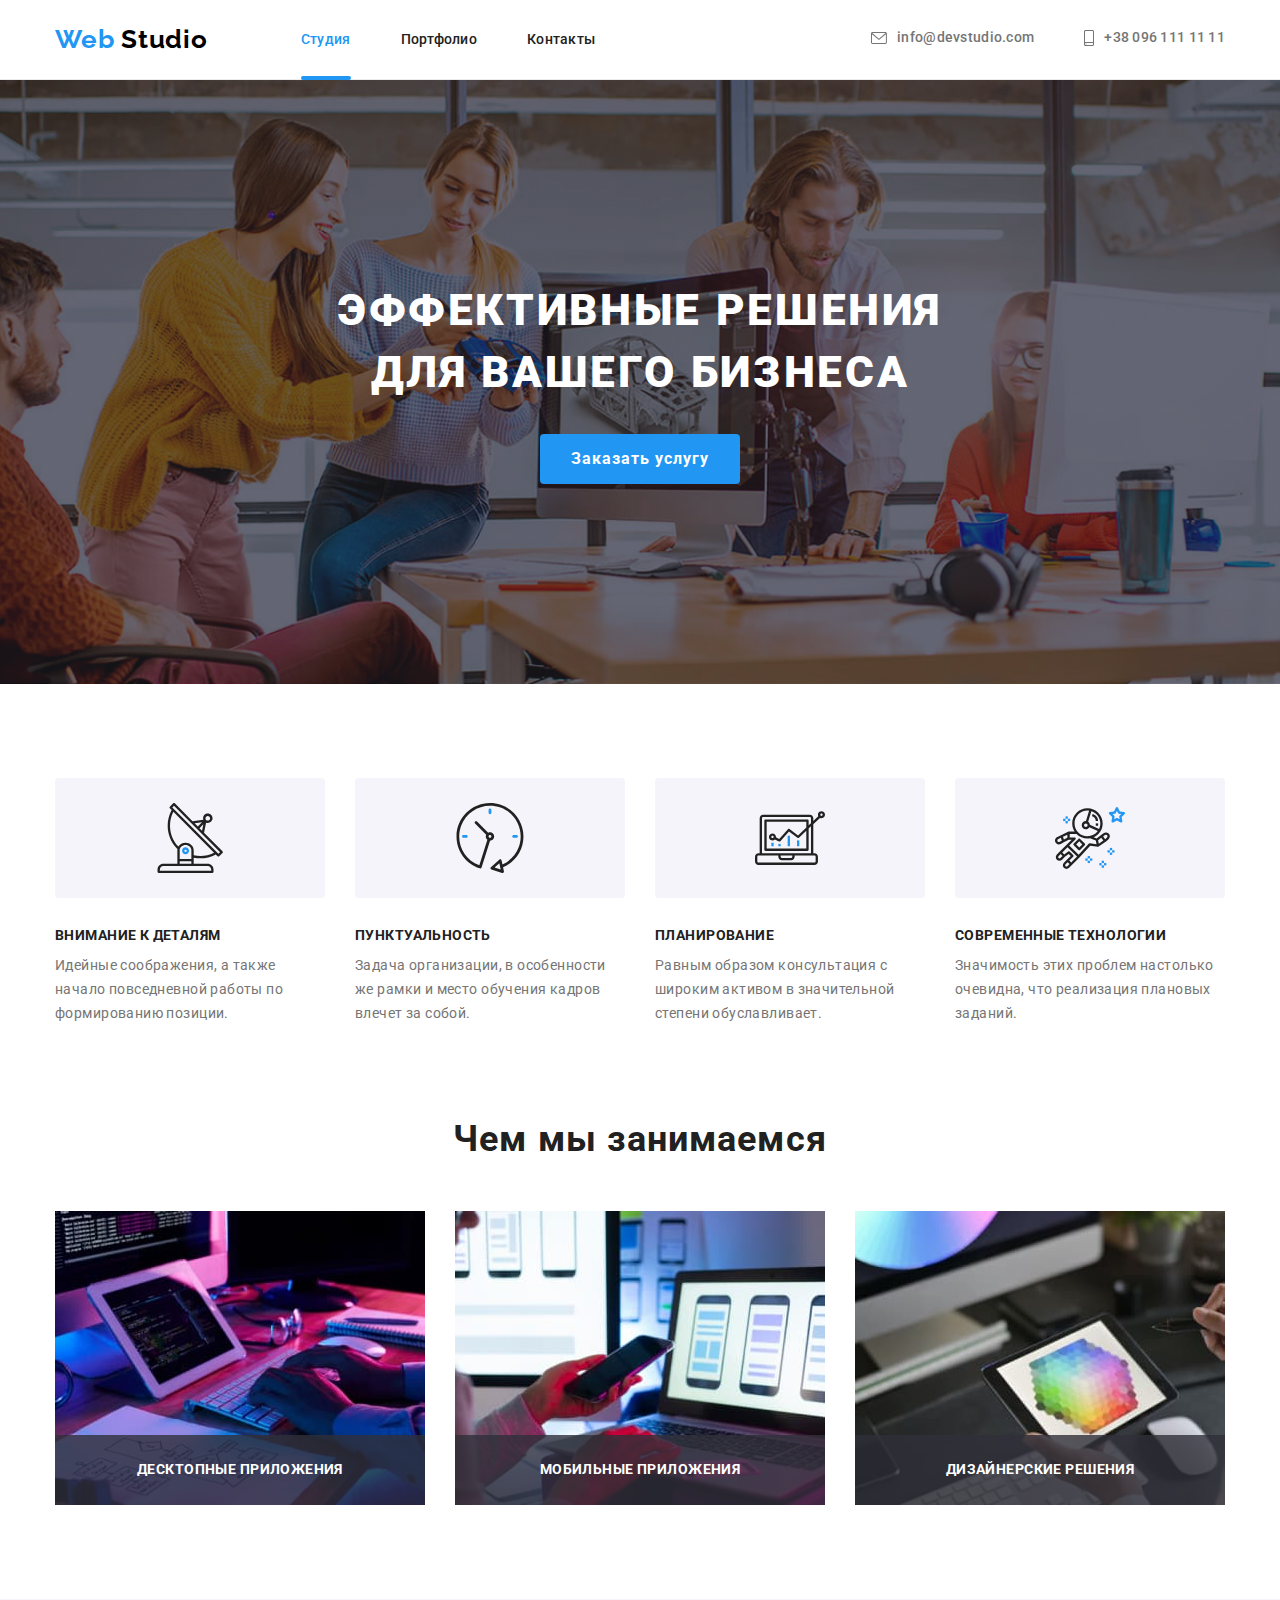
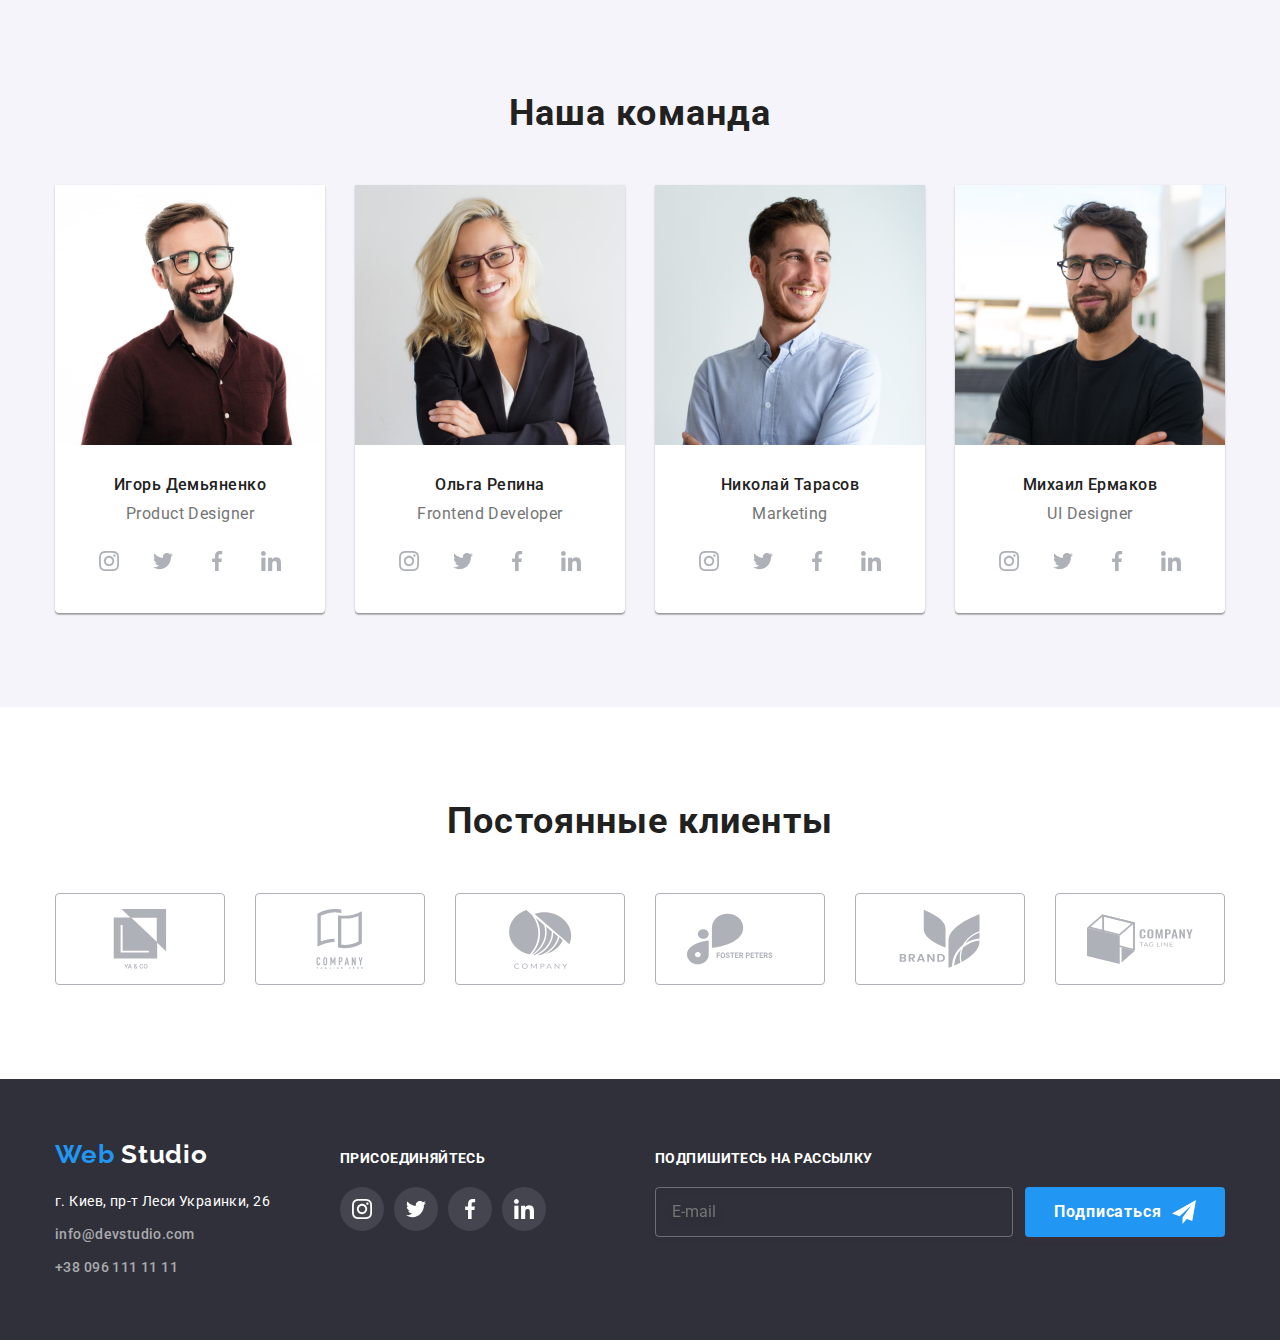
<file: index.html>
<!DOCTYPE html>
<html lang="ru">
  <head>
    <meta charset="UTF-8" />
    <meta http-equiv="X-UA-Compatible" content="IE=edge" />
    <meta name="viewport" content="width=device-width, initial-scale=1.0" />
    <title>Студия</title>
    <link rel="preconnect" href="https://fonts.googleapis.com" />
    <link rel="preconnect" href="https://fonts.gstatic.com" crossorigin />
    <link
      href="https://fonts.googleapis.com/css2?family=Oleo+Script&family=Raleway:wght@700&family=Roboto:wght@400;500;700;900&display=swap"
      rel="stylesheet"
    />
    <link rel="stylesheet" href="https://cdnjs.cloudflare.com/ajax/libs/modern-normalize/1.1.0/modern-normalize.css" />
    <link rel="stylesheet" href="./css/main.min.css" />
  </head>

  <body>
    <!--Хедер-->
    <header class="header">
      <div class="container header__content">
        <a class="logo logo--primary-color link" href="./index.html">
          <span class="logo__brand-color">Web</span>
          Studio
        </a>
        <!--Навигация-->
        <nav class="nav">
          <ul class="nav__list list">
            <li class="nav__item">
              <a class="nav__link link nav__link--current" href="./index.html">Студия</a>
            </li>
            <li class="nav__item">
              <a class="nav__link link" href="./portfolio.html">Портфолио</a>
            </li>
            <li class="nav__item">
              <a class="nav__link link" href="#footer">Контакты</a>
            </li>
          </ul>
        </nav>
        <ul class="contacts-list list">
          <li class="contacts-list__item">
            <a class="contacts-list__link link" href="mailto:info@devstudio.com">
              <svg width="16" height="12" class="contacts-list__icon">
                <use href="./images/icons.svg#icon-envelope"></use>
              </svg>
              info@devstudio.com
            </a>
          </li>
          <li class="contacts-list__item">
            <a class="contacts-list__link link" href="tel:+380961111111">
              <svg width="10" height="16" class="contacts-list__icon">
                <use href="./images/icons.svg#icon-smartphone"></use>
              </svg>
              +38 096 111 11 11
            </a>
          </li>
        </ul>
      </div>
    </header>

    <main>
      <!--Герой-->
      <section class="section hero">
        <h1 class="hero__title">Эффективные решения для вашего бизнеса</h1>
        <button class="primary-button btn" data-modal-open type="button">Заказать услугу</button>
      </section>
      <!--Особенности-->
      <section class="section features">
        <div class="container">
          <!--Заголовок скрыт-->
          <h2 class="visually-hidden">Особенности</h2>
          <!--содержание секции-->
          <ul class="features-list list">
            <li class="features-list__item">
              <div class="features-list__icon-field">
                <svg width="70" height="70" class="features-list__icon">
                  <use href="./images/icons.svg#icon-antenna"></use>
                </svg>
              </div>
              <h3 class="features-list__item-title">Внимание к деталям</h3>
              <p class="features-list__item-text">
                Идейные соображения, а также начало повседневной работы по формированию позиции.
              </p>
            </li>
            <li class="features-list__item">
              <div class="features-list__icon-field">
                <svg width="70" height="70" class="features-list__icon">
                  <use href="./images/icons.svg#icon-clock"></use>
                </svg>
              </div>
              <h3 class="features-list__item-title">Пунктуальность</h3>
              <p class="features-list__item-text">
                Задача организации, в особенности же рамки и место обучения кадров влечет за собой.
              </p>
            </li>
            <li class="features-list__item">
              <div class="features-list__icon-field">
                <svg width="70" height="70" class="features-list__icon">
                  <use href="./images/icons.svg#icon-diagram"></use>
                </svg>
              </div>
              <h3 class="features-list__item-title">Планирование</h3>
              <p class="features-list__item-text">
                Равным образом консультация с широким активом в значительной степени обуславливает.
              </p>
            </li>
            <li class="features-list__item">
              <div class="features-list__icon-field">
                <svg width="70" height="70" class="features-list__icon">
                  <use href="./images/icons.svg#icon-astronaut"></use>
                </svg>
              </div>
              <h3 class="features-list__item-title">Современные технологии</h3>
              <p class="features-list__item-text">
                Значимость этих проблем настолько очевидна, что реализация плановых заданий.
              </p>
            </li>
          </ul>
        </div>
      </section>
      <!--презентация продуктов компании-->
      <section class="section directions">
        <div class="container">
          <h2 class="main-title">Чем мы занимаемся</h2>
          <ul class="directions-list list">
            <li class="directions-list__item">
              <div class="directions-list__thumb">
                <img class="directions-list__image" src="./images/box_1.jpg" alt="Продукт 1" width="370" />
                <div class="directions-list__explain">
                  <p class="directions-list__explain-text">Десктопные приложения</p>
                </div>
              </div>
            </li>
            <li class="directions-list__item">
              <div class="directions-list__thumb">
                <img class="directions-list__image" src="./images/box_2.jpg" alt="Продукт 2" width="370" />
                <div class="directions-list__explain">
                  <p class="directions-list__explain-text">Мобильные приложения</p>
                </div>
              </div>
            </li>
            <li class="directions-list__item">
              <div class="directions-list__thumb">
                <img class="directions-list__image" src="./images/box_3.jpg" alt="Продукт 3" width="370" />
                <div class="directions-list__explain">
                  <p class="directions-list__explain-text">Дизайнерские решения</p>
                </div>
              </div>
            </li>
          </ul>
        </div>
      </section>
      <!--Команда-->
      <section class="section team">
        <div class="container">
          <h2 class="main-title">Наша команда</h2>
          <ul class="team-list list">
            <li class="team-list__item">
              <img class="team-list__image" src="./images/team_photo_1.jpg" alt="Сотрудник 1" width="270" />
              <div class="team-list__description">
                <h3 class="team-list__member">Игорь Демьяненко</h3>
                <p class="team-list__position">Product Designer</p>
                <ul class="social-list">
                  <li class="social-list__item">
                    <a class="social-list__link link" href="/">
                      <svg height="20" width="20" class="social-list__icon">
                        <use href="./images/icons.svg#icon-instagram"></use>
                      </svg>
                    </a>
                  </li>
                  <li class="social-list__item">
                    <a class="social-list__link link" href="/">
                      <svg height="20" width="20" class="social-list__icon">
                        <use href="./images/icons.svg#icon-twitter"></use>
                      </svg>
                    </a>
                  </li>
                  <li class="social-list__item">
                    <a class="social-list__link link" href="/">
                      <svg height="20" width="20" class="social-list__icon">
                        <use href="./images/icons.svg#icon-facebook"></use>
                      </svg>
                    </a>
                  </li>
                  <li class="social-list__item">
                    <a class="social-list__link link" href="/">
                      <svg height="20" width="20" class="social-list__icon">
                        <use href="./images/icons.svg#icon-linkedin"></use>
                      </svg>
                    </a>
                  </li>
                </ul>
              </div>
            </li>
            <li class="team-list__item">
              <img class="team-list__image" src="./images/team_photo_2.jpg" alt="Сотрудник 2" width="270" />
              <div class="team-list__description">
                <h3 class="team-list__member">Ольга Репина</h3>
                <p class="team-list__position">Frontend Developer</p>
                <ul class="social-list">
                  <li class="social-list__item">
                    <a class="social-list__link link" href="/">
                      <svg height="20" width="20" class="social-list__icon">
                        <use href="./images/icons.svg#icon-instagram"></use>
                      </svg>
                    </a>
                  </li>
                  <li class="social-list__item">
                    <a class="social-list__link link" href="/">
                      <svg height="20" width="20" class="social-list__icon">
                        <use href="./images/icons.svg#icon-twitter"></use>
                      </svg>
                    </a>
                  </li>
                  <li class="social-list__item">
                    <a class="social-list__link link" href="/">
                      <svg height="20" width="20" class="social-list__icon">
                        <use href="./images/icons.svg#icon-facebook"></use>
                      </svg>
                    </a>
                  </li>
                  <li class="social-list__item">
                    <a class="social-list__link link" href="/">
                      <svg height="20" width="20" class="social-list__icon">
                        <use href="./images/icons.svg#icon-linkedin"></use>
                      </svg>
                    </a>
                  </li>
                </ul>
              </div>
            </li>
            <li class="team-list__item">
              <img class="team-list__image" src="./images/team_photo_3.jpg" alt="Сотрудник 3" width="270" />
              <div class="team-list__description">
                <h3 class="team-list__member">Николай Тарасов</h3>
                <p class="team-list__position">Marketing</p>
                <ul class="social-list">
                  <li class="social-list__item">
                    <a class="social-list__link link" href="/">
                      <svg height="20" width="20" class="social-list__icon">
                        <use href="./images/icons.svg#icon-instagram"></use>
                      </svg>
                    </a>
                  </li>
                  <li class="social-list__item">
                    <a class="social-list__link link" href="/">
                      <svg height="20" width="20" class="social-list__icon">
                        <use href="./images/icons.svg#icon-twitter"></use>
                      </svg>
                    </a>
                  </li>
                  <li class="social-list__item">
                    <a class="social-list__link link" href="/">
                      <svg height="20" width="20" class="social-list__icon">
                        <use href="./images/icons.svg#icon-facebook"></use>
                      </svg>
                    </a>
                  </li>
                  <li class="social-list__item">
                    <a class="social-list__link link" href="/">
                      <svg height="20" width="20" class="social-list__icon">
                        <use href="./images/icons.svg#icon-linkedin"></use>
                      </svg>
                    </a>
                  </li>
                </ul>
              </div>
            </li>
            <li class="team-list__item">
              <img class="team-list__image" src="./images/team_photo_4.jpg" alt="Сотрудник 4" width="270" />
              <div class="team-list__description">
                <h3 class="team-list__member">Михаил Ермаков</h3>
                <p class="team-list__position">UI Designer</p>
                <ul class="social-list">
                  <li class="social-list__item">
                    <a class="social-list__link link" href="/">
                      <svg height="20" width="20" class="social-list__icon">
                        <use href="./images/icons.svg#icon-instagram"></use>
                      </svg>
                    </a>
                  </li>
                  <li class="social-list__item">
                    <a class="social-list__link link" href="/">
                      <svg height="20" width="20" class="social-list__icon">
                        <use href="./images/icons.svg#icon-twitter"></use>
                      </svg>
                    </a>
                  </li>
                  <li class="social-list__item">
                    <a class="social-list__link link" href="/">
                      <svg height="20" width="20" class="social-list__icon">
                        <use href="./images/icons.svg#icon-facebook"></use>
                      </svg>
                    </a>
                  </li>
                  <li class="social-list__item">
                    <a class="social-list__link link" href="/">
                      <svg height="20" width="20" class="social-list__icon">
                        <use href="./images/icons.svg#icon-linkedin"></use>
                      </svg>
                    </a>
                  </li>
                </ul>
              </div>
            </li>
          </ul>
        </div>
      </section>
      <!--Постоянные клиенты-->
      <section class="section">
        <div class="container">
          <h2 class="main-title">Постоянные клиенты</h2>
          <ul class="clients-list">
            <li class="clients-list__item">
              <a class="clients-list__link link" href="/">
                <svg width="106" height="60" class="clients-list__icon">
                  <use href="./images/icons.svg#icon-client1"></use>
                </svg>
              </a>
            </li>
            <li class="clients-list__item">
              <a class="clients-list__link link" href="/">
                <svg width="106" height="60" class="clients-list__icon">
                  <use href="./images/icons.svg#icon-client2"></use>
                </svg>
              </a>
            </li>
            <li class="clients-list__item">
              <a class="clients-list__link link" href="/">
                <svg width="106" height="60" class="clients-list__icon">
                  <use href="./images/icons.svg#icon-client3"></use>
                </svg>
              </a>
            </li>
            <li class="clients-list__item">
              <a class="clients-list__link link" href="/">
                <svg width="106" height="60" class="clients-list__icon">
                  <use href="./images/icons.svg#icon-client4"></use>
                </svg>
              </a>
            </li>
            <li class="clients-list__item">
              <a class="clients-list__link link" href="/">
                <svg width="106" height="60" class="clients-list__icon">
                  <use href="./images/icons.svg#icon-client5"></use>
                </svg>
              </a>
            </li>
            <li class="clients-list__item">
              <a class="clients-list__link link" href="/">
                <svg width="106" height="60" class="clients-list__icon">
                  <use href="./images/icons.svg#icon-client6"></use>
                </svg>
              </a>
            </li>
          </ul>
        </div>
      </section>
    </main>
    <!--подвал-->
    <footer class="footer" id="footer">
      <div class="container footer__container">
        <div class="footer__address">
          <a class="logo logo--secondary-color link" href="./index.html">
            <span class="logo__brand-color">Web</span>
            Studio
          </a>
          <address class="address">
            <ul class="address__list list">
              <li class="address__item">
                <a
                  class="address__link link"
                  href="https://www.google.com.ua/maps/place/%D0%B1%D1%83%D0%BB%D1%8C%D0%B2%D0%B0%D1%80+%D0%9B%D0%B5%D1%81%D1%96+%D0%A3%D0%BA%D1%80%D0%B0%D1%97%D0%BD%D0%BA%D0%B8,+26,+%D0%9A%D0%B8%D1%97%D0%B2,+02000/@50.4265841,30.5361971,17z/data=!4m13!1m7!3m6!1s0x40d4cf0e033ecbe9:0x57a4dffefec77da0!2z0LHRg9C70YzQstCw0YAg0JvQtdGB0ZYg0KPQutGA0LDRl9C90LrQuCwgMjYsINCa0LjRl9CyLCAwMjAwMA!3b1!8m2!3d50.4265807!4d30.5383858!3m4!1s0x40d4cf0e033ecbe9:0x57a4dffefec77da0!8m2!3d50.4265807!4d30.5383858"
                >
                  г. Киев, пр-т Леси Украинки, 26
                </a>
              </li>
              <li class="address__item">
                <a class="contacts-list__link contacts-list__link--secondary link" href="mailto:info@devstudio.com">
                  info@devstudio.com
                </a>
              </li>
              <li class="address__item">
                <a class="contacts-list__link contacts-list__link--secondary link" href="tel:+380961111111"
                  >+38 096 111 11 11</a
                >
              </li>
            </ul>
          </address>
        </div>
        <div class="footer__social">
          <h2 class="footer__title">Присоединяйтесь</h2>
          <ul class="social-list">
            <li class="social-list__item">
              <a class="social-list__link social-list__link--background link" href="/">
                <svg height="20" width="20" class="social-list__icon">
                  <use href="./images/icons.svg#icon-instagram"></use>
                </svg>
              </a>
            </li>
            <li class="social-list__item">
              <a class="social-list__link social-list__link--background link" href="/">
                <svg height="20" width="20" class="social-list__icon">
                  <use href="./images/icons.svg#icon-twitter"></use>
                </svg>
              </a>
            </li>
            <li class="social-list__item">
              <a class="social-list__link social-list__link--background link" href="/">
                <svg height="20" width="20" class="social-list__icon">
                  <use href="./images/icons.svg#icon-facebook"></use>
                </svg>
              </a>
            </li>
            <li class="social-list__item">
              <a class="social-list__link social-list__link--background link" href="/">
                <svg height="20" width="20" class="social-list__icon social__icon-footer">
                  <use href="./images/icons.svg#icon-linkedin"></use>
                </svg>
              </a>
            </li>
          </ul>
        </div>
        <div class="footer__subscription">
          <h2 class="footer__title">Подпишитесь на рассылку</h2>
          <form class="subscribe-form" action="#">
            <input type="email" name="footer-email" class="subscribe-form__input" placeholder="E-mail" required />
            <button type="submit" class="primary-button primary-button--flex">
              Подписаться
              <svg width="24" height="24" class="primary-button__icon">
                <use href="./images/icons.svg#send-icon"></use>
              </svg>
            </button>
          </form>
        </div>
      </div>
    </footer>
    <!--Модальное окно-->
    <!-- is-hidden -->
    <div class="backdrop is-hidden" data-modal>
      <div class="modal">
        <button class="close-button" data-modal-close type="button">
          <svg class="close-button__icon">
            <use href="./images/icons.svg#icon-close"></use>
          </svg>
        </button>
        <p class="modal__title">Оставьте свои данные, мы вам перезвоним</p>
        <form action="#" class="form">
          <div class="input-field">
            <label for="user-name" class="label">Имя</label>
            <div class="input-field__group-absolute">
              <input type="text" name="" class="input-field__input" id="user-name" autofocus required />
              <svg class="input-field__icon">
                <use href="./images/icons.svg#name-icon"></use>
              </svg>
            </div>
          </div>
          <div class="input-field">
            <label for="user-tel" class="label">Телефон</label>
            <div class="input-field__group-absolute">
              <input type="tel" name="user-tel" class="input-field__input" id="user-tel" required />
              <svg class="input-field__icon">
                <use href="./images/icons.svg#phone-icon"></use>
              </svg>
            </div>
          </div>
          <div class="input-field">
            <label for="user-email" class="label">Почта</label>
            <div class="input-field__group-absolute">
              <input type="email" name="user-email" class="input-field__input" id="user-email" required />
              <svg class="input-field__icon">
                <use href="./images/icons.svg#email-icon"></use>
              </svg>
            </div>
          </div>
          <div class="textarea-field">
            <label for="user-comment" class="label">Комментарий</label>
            <textarea
              name="user-comment"
              class="textarea-field__input"
              id="user-comment"
              rows="5"
              placeholder="Введите текст"
            ></textarea>
          </div>
          <div class="checkbox-field">
            <label for="modal-checkbox" class="checkbox-field__text">
              <input type="checkbox" name="modal-checkbox" class="checkbox-field__input" id="modal-checkbox" />
              <span class="checkbox-field__icon"></span>
              Соглашаюсь с рассылкой и принимаю
              <a class="checkbox-field__agreement" href=""> Условия договора</a>
            </label>
          </div>
          <button class="primary-button" type="submit">Отправить</button>
        </form>
      </div>
    </div>
    <!--Скрипты-->
    <script src="./js/modal.js"></script>
  </body>
</html>
</file>
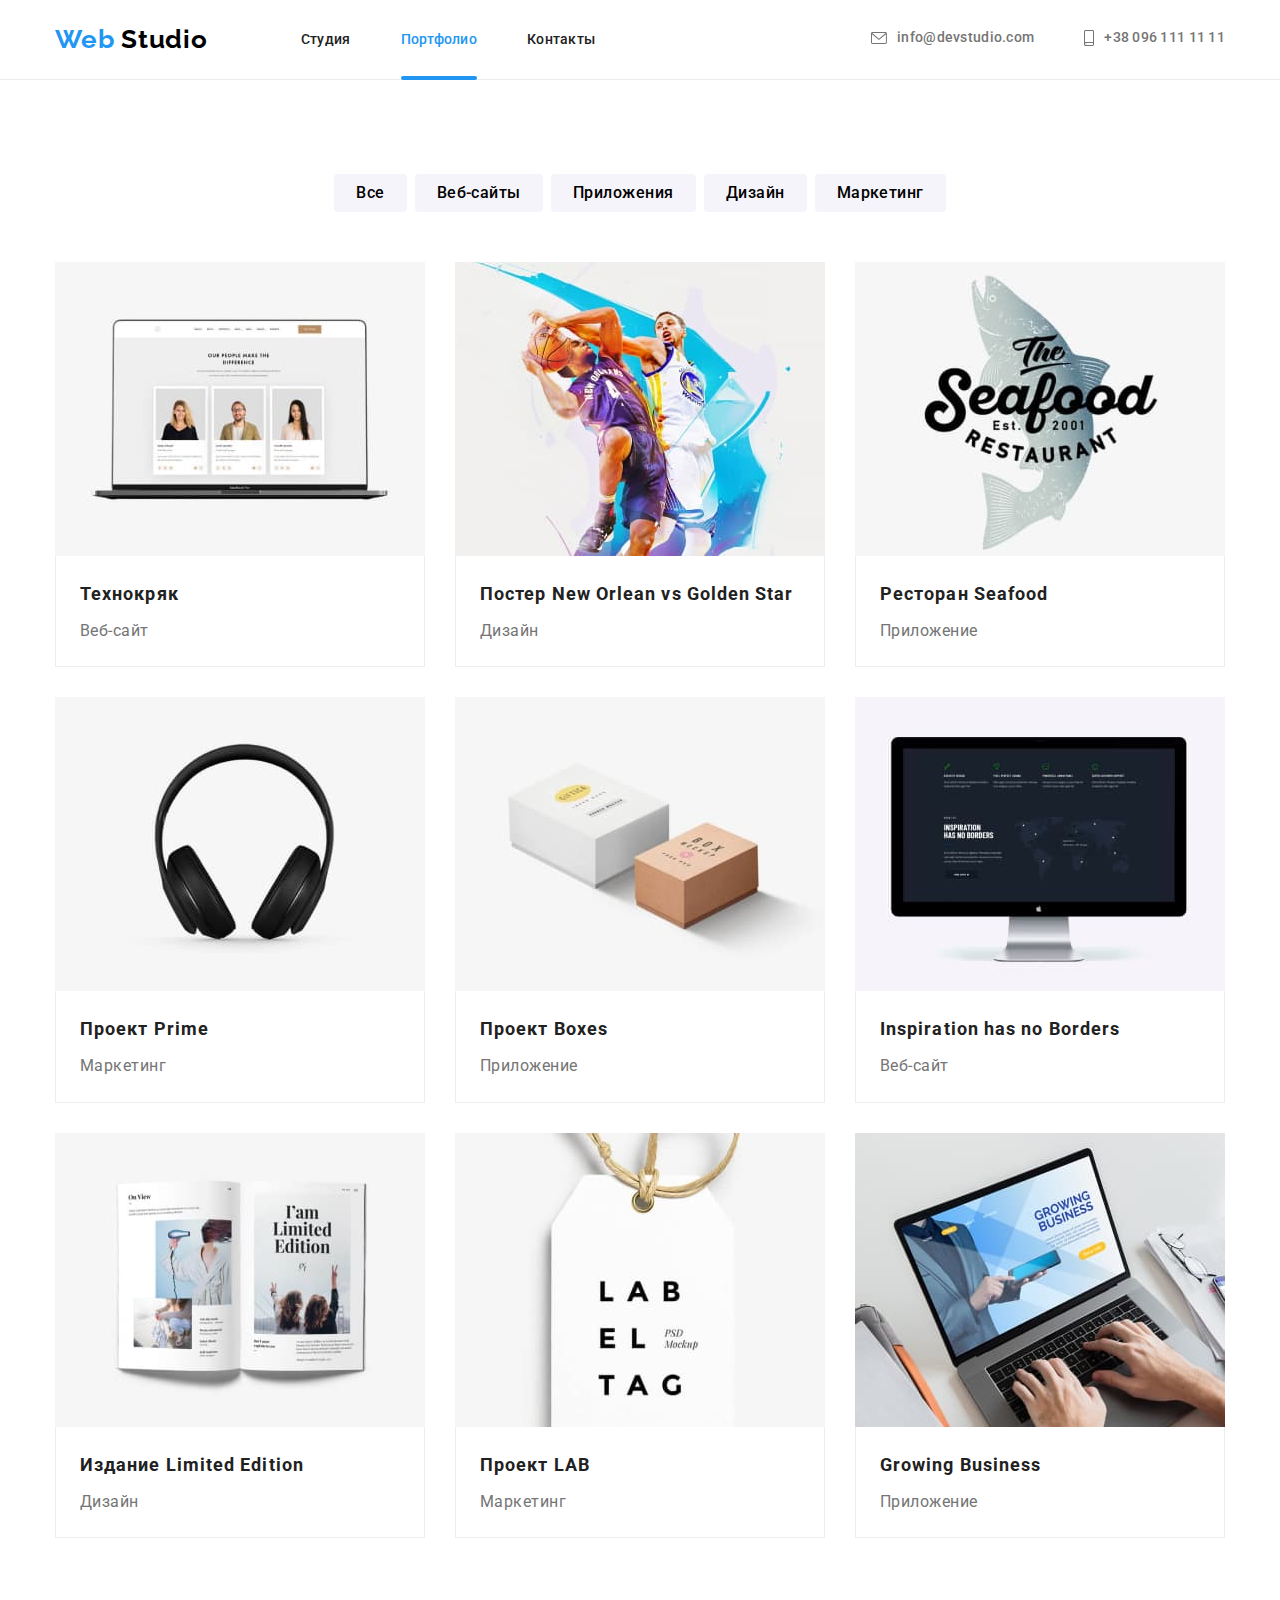
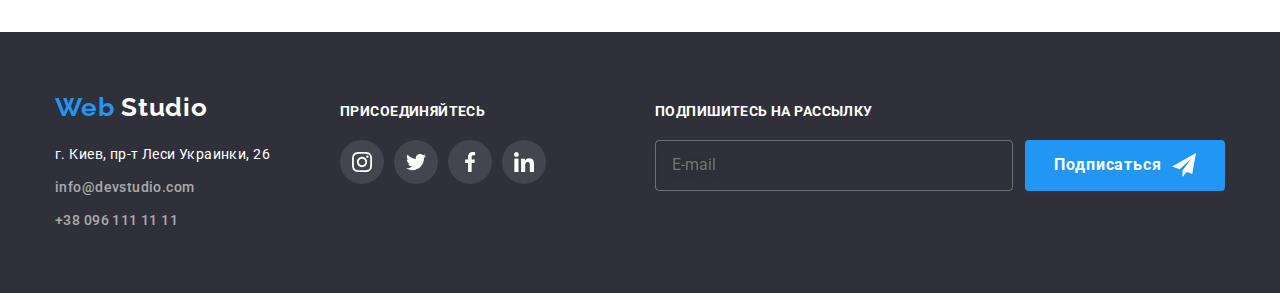
<file: portfolio.html>
<!DOCTYPE html>
<html lang="ru">
  <head>
    <meta charset="UTF-8" />
    <meta http-equiv="X-UA-Compatible" content="IE=edge" />
    <meta name="viewport" content="width=device-width, initial-scale=1.0" />
    <title>Студия</title>
    <link rel="preconnect" href="https://fonts.googleapis.com" />
    <link rel="preconnect" href="https://fonts.gstatic.com" crossorigin />
    <link
      href="https://fonts.googleapis.com/css2?family=Oleo+Script&family=Raleway:wght@700&family=Roboto:wght@400;500;700;900&display=swap"
      rel="stylesheet"
    />
    <link
      rel="stylesheet"
      href="https://cdnjs.cloudflare.com/ajax/libs/modern-normalize/1.1.0/modern-normalize.css"
    />
	 <link rel="stylesheet" href="./css/main.min.css">
  </head>

  <body>
    <!--Хедер-->
    <header class="header">
      <div class="container header__content">
        <a class="logo logo--primary-color link" href="./index.html">
          <span class="logo__brand-color">Web</span>
          Studio
        </a>
        <!--Навигация-->
        <nav class="nav">
          <ul class="nav__list list">
            <li class="nav__item">
              <a class="nav__link link" href="./index.html">Студия</a>
            </li>
            <li class="nav__item">
              <a class="nav__link link nav__link--current" href="./portfolio.html">Портфолио</a>
            </li>
            <li class="nav__item">
              <a class="nav__link link" href="#footer">Контакты</a>
            </li>
          </ul>
        </nav>
        <ul class="contacts-list list">
          <li class="contacts-list__item">
            <a class="contacts-list__link link" href="mailto:info@devstudio.com">
              <svg  width="16" height="12" class="contacts-list__icon">
                <use href="./images/icons.svg#icon-envelope"></use>
              </svg>
              info@devstudio.com
            </a>
          </li>
          <li class="contacts-list__item">
            <a class="contacts-list__link link" href="tel:+380961111111">
              <svg  width="10" height="16" class="contacts-list__icon">
                <use href="./images/icons.svg#icon-smartphone"></use>
              </svg>
              +38 096 111 11 11
            </a>
          </li>
        </ul>
      </div>
    </header>

    <main>
      <!--секция портфолио-->
      <section class="section">
        <div class="container">
          <!--заглавие секции будет скрыто в дальнейшем-->
          <h1 class="visually-hidden">Портфолио</h1>
          <!--фильтры-->
          <ul class="filter-list list">
            <li class="filter-list__item">
              <button class="secondary-button btn" type="button">Все</button>
            </li>
            <li class="filter-list__item">
              <button class="secondary-button btn" type="button">Веб-сайты</button>
            </li>
            <li class="filter-list__item">
              <button class="secondary-button btn" type="button">Приложения</button>
            </li>
            <li class="filter-list__item">
              <button class="secondary-button btn" type="button">Дизайн</button>
            </li>
            <li class="filter-list__item">
              <button class="secondary-button btn" type="button">Маркетинг</button>
            </li>
          </ul>
          <!--проекты-->
          <ul class="projects-list list">
            <li class="projects-list__item">
              <div class="projects-list__thumbs">
                <img
                  class="projects-list__image"
                  src="./images/portfolio-1.jpg"
                  alt="Проект 1"
                  width="370"
                />
                <div class="projects-list__overlay">
                  <p class="projects-list__overlay-text">
                    Технокряк это современная площадка распространения коронавируса. Компании
                    используют эту платформу для цифрового шпионажа и атак на защищённые сервера
                    конкурентов.
                  </p>
                </div>
              </div>
              <div class="projects-list__description-field">
                <h2 class="projects-list__title">Технокряк</h2>
                <p class="projects-list__description">Веб-сайт</p>
              </div>
            </li>
            <li class="projects-list__item">
              <div class="projects-list__thumbs">
                <img
                  class="projects-list__image"
                  src="./images/portfolio-2.jpg"
                  alt="Проект 2"
                  width="370"
                />
                <div class="projects-list__overlay">
                  <p class="projects-list__overlay-text">Lorem ipsum dolor sit amet.</p>
                </div>
              </div>
              <div class="projects-list__description-field">
                <h2 class="projects-list__title">Постер New Orlean vs Golden Star</h2>
                <p class="projects-list__description">Дизайн</p>
              </div>
            </li>
            <li class="projects-list__item">
              <div class="projects-list__thumbs">
                <img
                  class="projects-list__image"
                  src="./images/portfolio-3.jpg"
                  alt="Проект 2"
                  width="370"
                />
                <div class="projects-list__overlay">
                  <p class="projects-list__overlay-text">
                    Lorem ipsum dolor sit amet consectetur adipisicing elit. Minima, obcaecati!
                  </p>
                </div>
              </div>
              <div class="projects-list__description-field">
                <h2 class="projects-list__title">Ресторан Seafood</h2>
                <p class="projects-list__description">Приложение</p>
              </div>
            </li>
            <li class="projects-list__item">
              <div class="projects-list__thumbs">
                <img
                  class="projects-list__image"
                  src="./images/portfolio-4.jpg"
                  alt="Проект 2"
                  width="370"
                />
                <div class="projects-list__overlay">
                  <p class="projects-list__overlay-text">
                    Lorem ipsum dolor sit amet consectetur adipisicing elit. Officiis ducimus vel,
                    soluta neque a nihil inventore accusantium assumenda officia fugit!
                  </p>
                </div>
              </div>
              <div class="projects-list__description-field">
                <h2 class="projects-list__title">Проект Prime</h2>
                <p class="projects-list__description">Маркетинг</p>
              </div>
            </li>
            <li class="projects-list__item">
              <div class="projects-list__thumbs">
                <img
                  class="projects-list__image"
                  src="./images/portfolio-5.jpg"
                  alt="Проект 2"
                  width="370"
                />
                <div class="projects-list__overlay">
                  <p class="projects-list__overlay-text">
                    Lorem ipsum dolor sit amet, consectetur adipisicing elit. Quia inventore illum
                    ab enim beatae fuga repudiandae nostrum laboriosam obcaecati vero.
                  </p>
                </div>
              </div>
              <div class="projects-list__description-field">
                <h2 class="projects-list__title">Проект Boxes</h2>
                <p class="projects-list__description">Приложение</p>
              </div>
            </li>
            <li class="projects-list__item">
              <div class="projects-list__thumbs">
                <img
                  class="projects-list__image"
                  src="./images/portfolio-6.jpg"
                  alt="Проект 2"
                  width="370"
                />
                <div class="projects-list__overlay">
                  <p class="projects-list__overlay-text">
                    Lorem ipsum dolor sit amet consectetur adipisicing elit. Distinctio reiciendis
                    in sint libero provident molestiae ipsa praesentium! Esse eveniet qui sapiente
                    aliquid, facilis numquam placeat porro nesciunt quasi optio nemo.
                  </p>
                </div>
              </div>
              <div class="projects-list__description-field">
                <h2 class="projects-list__title">Inspiration has no Borders</h2>
                <p class="projects-list__description">Веб-сайт</p>
              </div>
            </li>
            <li class="projects-list__item">
              <div class="projects-list__thumbs">
                <img
                  class="projects-list__image"
                  src="./images/portfolio-7.jpg"
                  alt="Проект 2"
                  width="370"
                />
                <div class="projects-list__overlay">
                  <p class="projects-list__overlay-text">
                    Lorem ipsum dolor sit amet consectetur adipisicing elit. Fugiat accusantium
                    necessitatibus velit? Harum quibusdam, sit saepe qui soluta itaque sint quam sed
                    vel incidunt nisi placeat iste, alias recusandae commodi!
                  </p>
                </div>
              </div>
              <div class="projects-list__description-field">
                <h2 class="projects-list__title">Издание Limited Edition</h2>
                <p class="projects-list__description">Дизайн</p>
              </div>
            </li>
            <li class="projects-list__item">
              <div class="projects-list__thumbs">
                <img
                  class="projects-list__image"
                  src="./images/portfolio-8.jpg"
                  alt="Проект 2"
                  width="370"
                />
                <div class="projects-list__overlay">
                  <p class="projects-list__overlay-text">
                    Lorem, ipsum dolor sit amet consectetur adipisicing elit. Iste soluta
                    perspiciatis voluptates maiores quam ex facilis distinctio recusandae,
                    cupiditate hic.
                  </p>
                </div>
              </div>
              <div class="projects-list__description-field">
                <h2 class="projects-list__title">Проект LAB</h2>
                <p class="projects-list__description">Маркетинг</p>
              </div>
            </li>
            <li class="projects-list__item">
              <div class="projects-list__thumbs">
                <img
                  class="projects-list__image"
                  src="./images/portfolio-9.jpg"
                  alt="Проект 2"
                  width="370"
                />
                <div class="projects-list__overlay">
                  <p class="projects-list__overlay-text">
                    Lorem ipsum dolor sit amet consectetur, adipisicing elit. Sapiente soluta nihil
                    illum officiis libero, tempora eveniet in natus harum quis?
                  </p>
                </div>
              </div>
              <div class="projects-list__description-field">
                <h2 class="projects-list__title">Growing Business</h2>
                <p class="projects-list__description">Приложение</p>
              </div>
            </li>
          </ul>
        </div>
      </section>
    </main>
     <footer class="footer" id="footer">
      <div class="container footer__container">
        <div class="footer__address">
          <a class="logo logo--secondary-color link" href="./index.html">
            <span class="logo__brand-color">Web</span>
            Studio
          </a>
          <address class="address">
            <ul class="address__list list">
              <li class="address__item">
                <a
                  class="address__link link"
                  href="https://www.google.com.ua/maps/place/%D0%B1%D1%83%D0%BB%D1%8C%D0%B2%D0%B0%D1%80+%D0%9B%D0%B5%D1%81%D1%96+%D0%A3%D0%BA%D1%80%D0%B0%D1%97%D0%BD%D0%BA%D0%B8,+26,+%D0%9A%D0%B8%D1%97%D0%B2,+02000/@50.4265841,30.5361971,17z/data=!4m13!1m7!3m6!1s0x40d4cf0e033ecbe9:0x57a4dffefec77da0!2z0LHRg9C70YzQstCw0YAg0JvQtdGB0ZYg0KPQutGA0LDRl9C90LrQuCwgMjYsINCa0LjRl9CyLCAwMjAwMA!3b1!8m2!3d50.4265807!4d30.5383858!3m4!1s0x40d4cf0e033ecbe9:0x57a4dffefec77da0!8m2!3d50.4265807!4d30.5383858"
                >
                  г. Киев, пр-т Леси Украинки, 26
                </a>
              </li>
              <li class="address__item">
                <a class="contacts-list__link contacts-list__link--secondary link" href="mailto:info@devstudio.com">
                  info@devstudio.com
                </a>
              </li>
              <li class="address__item">
                <a class="contacts-list__link contacts-list__link--secondary link" href="tel:+380961111111">+38 096 111 11 11</a>
              </li>
            </ul>
          </address>
        </div>
        <div class="footer__social">
          <h2 class="footer__title">Присоединяйтесь</h2>
          <ul class="social-list">
            <li class="social-list__item">
              <a class="social-list__link social-list__link--background link" href="/">
                <svg  height="20" width="20" class="social-list__icon">
                  <use href="./images/icons.svg#icon-instagram"></use>
                </svg>
              </a>
            </li>
            <li class="social-list__item">
              <a class="social-list__link social-list__link--background link" href="/">
                <svg  height="20" width="20" class="social-list__icon">
                  <use href="./images/icons.svg#icon-twitter"></use>
                </svg>
              </a>
            </li>
            <li class="social-list__item">
              <a class="social-list__link social-list__link--background link" href="/">
                <svg  height="20" width="20" class="social-list__icon">
                  <use href="./images/icons.svg#icon-facebook"></use>
                </svg>
              </a>
            </li>
            <li class="social-list__item">
              <a class="social-list__link social-list__link--background link" href="/">
                <svg  height="20" width="20" class="social-list__icon social__icon-footer">
                  <use href="./images/icons.svg#icon-linkedin"></use>
                </svg>
              </a>
            </li>
          </ul>
        </div>
        <div class="footer__subscription">
          <h2 class="footer__title">Подпишитесь на рассылку</h2>
          <form class="subscribe-form" action="#">
            <input type="email" name="footer-email" class="subscribe-form__input" placeholder="E-mail" required />
            <button type="submit" class="primary-button primary-button--flex">
              Подписаться
              <svg  width="24" height="24" class="primary-button__icon">
                <use href="./images/icons.svg#send-icon"></use>
              </svg>
            </button>
          </form>
        </div>
      </div>
    </footer>
  </body>
</html>
</file>
<file: css/main.min.css>
body{font-family:Roboto,sans-serif;color:#212121;margin:0}button{border-width:0}h1,h2,h3,h4,h5,h6{margin:0}ul{list-style-type:none;margin:0;padding:0}p{margin:0}img{display:block;max-width:100%;height:auto}.container{width:1200px;margin:0 auto;padding:0 15px}.link{text-decoration:none}.btn{cursor:pointer}.address{font-style:normal}.section{padding:94px 0}.main-title{margin-bottom:50px;font-weight:700;font-size:36px;line-height:1.16;letter-spacing:.03em;text-align:center}.label{display:-webkit-box;display:-ms-flexbox;display:flex;-webkit-box-orient:vertical;-webkit-box-direction:normal;-ms-flex-direction:column;flex-direction:column;position:relative;margin-bottom:4px;font-size:12px;line-height:1.17;letter-spacing:.01em;color:#757575}.visually-hidden{position:absolute;width:1px;height:1px;margin:-1px;padding:0;border:0;white-space:nowrap;-webkit-clip-path:inset(100%);clip-path:inset(100%);clip:rect(0 0 0 0);overflow:hidden}.primary-button{display:block;margin:0 auto;min-width:200px;padding:10px 0;background-color:#2196f3;-webkit-box-shadow:0px 4px 4px rgba(126,50,50,.15);box-shadow:0px 4px 4px rgba(126,50,50,.15);border-radius:4px;font-weight:700;font-size:16px;line-height:1.9;letter-spacing:.06em;color:#fff;-webkit-transition-property:color,background-color;transition-property:color,background-color;-webkit-transition-duration:250ms;transition-duration:250ms;-webkit-transition-timing-function:cubic-bezier(0.4, 0, 0.2, 1);transition-timing-function:cubic-bezier(0.4, 0, 0.2, 1)}.primary-button:hover,.primary-button:focus{background-color:#2196f3cc}.primary-button__icon{margin-left:10px;fill:#fff}.secondary-button{padding:6px 22px;background-color:#f5f4fa;border:none;border-radius:4px;font-family:inherit;font-weight:500;font-size:16px;line-height:1.6;text-align:center;letter-spacing:.03em;-webkit-transition-property:color,background-color,-webkit-box-shadow;transition-property:color,background-color,-webkit-box-shadow;transition-property:color,box-shadow,background-color;transition-property:color,box-shadow,background-color,-webkit-box-shadow;-webkit-transition-duration:250ms;transition-duration:250ms;-webkit-transition-timing-function:cubic-bezier(0.4, 0, 0.2, 1);transition-timing-function:cubic-bezier(0.4, 0, 0.2, 1)}.secondary-button:hover,.secondary-button:focus{background:#2196f3;color:#fff;-webkit-box-shadow:0px 3px 1px rgba(0,0,0,.1),0px 1px 2px rgba(0,0,0,.08),0px 2px 2px rgba(0,0,0,.12);box-shadow:0px 3px 1px rgba(0,0,0,.1),0px 1px 2px rgba(0,0,0,.08),0px 2px 2px rgba(0,0,0,.12)}.close-button{position:absolute;width:30px;height:30px;right:8px;top:8px;background:#fff;border:1px solid rgba(0,0,0,.1);border-radius:50%;cursor:pointer;color:#2196f3;-webkit-transition-property:fill;transition-property:fill;-webkit-transition-duration:250ms;transition-duration:250ms;-webkit-transition-timing-function:cubic-bezier(0.4, 0, 0.2, 1);transition-timing-function:cubic-bezier(0.4, 0, 0.2, 1)}.close-button:hover{fill:currentColor}.close-button__icon{position:absolute;width:18px;height:18px;top:5px;right:5px}.checkbox-field__text,.clients-list__link,.social-list__link,.primary-button--flex{display:-webkit-box;display:-ms-flexbox;display:flex;-webkit-box-pack:center;-ms-flex-pack:center;justify-content:center;-webkit-box-align:center;-ms-flex-align:center;align-items:center}.social-list{display:-webkit-box;display:-ms-flexbox;display:flex}.social-list__item{width:44px;height:44px}.social-list__item:not(:last-child){margin-right:10px}.social-list__link{width:100%;height:100%;border-radius:50%;color:#afb1b8;background-color:#fff;-webkit-transition-property:color,background-color;transition-property:color,background-color;-webkit-transition-duration:250ms;transition-duration:250ms;-webkit-transition-timing-function:cubic-bezier(0.4, 0, 0.2, 1);transition-timing-function:cubic-bezier(0.4, 0, 0.2, 1)}.social-list__link:hover,.social-list__link:focus{background-color:#2196f3;color:#fff}.social-list__link--background{color:#fff;background-color:rgba(255,255,255,.1)}.social-list__icon{fill:currentColor}.filter-list{display:-webkit-box;display:-ms-flexbox;display:flex;-webkit-box-pack:center;-ms-flex-pack:center;justify-content:center;margin-bottom:50px}.filter-list__item:not(:last-child){margin-right:8px}.header{border-bottom:1px solid #ececec}.header__content{display:-webkit-box;display:-ms-flexbox;display:flex;-webkit-box-align:center;-ms-flex-align:center;align-items:center}.logo{font-family:Raleway;font-weight:700;font-size:26px;line-height:1.2;letter-spacing:.03em}.logo__brand-color{color:#2196f3}.logo--primary-color{color:#000}.logo--secondary-color{color:#fff}.nav{margin-left:93px}.nav__list{display:-webkit-box;display:-ms-flexbox;display:flex}.nav__item:not(:last-child){margin-right:50px}.nav__link{display:block;padding:32px 0;font-weight:500;font-size:14px;line-height:1.1;letter-spacing:.02em;color:var(--main-text-color);-webkit-transition-property:color;transition-property:color;-webkit-transition-duration:250ms;transition-duration:250ms;-webkit-transition-timing-function:cubic-bezier(0.4, 0, 0.2, 1);transition-timing-function:cubic-bezier(0.4, 0, 0.2, 1)}.nav__link:hover,.nav__link:focus{color:#2196f3}.nav__link--current{position:relative;color:#2196f3}.nav__link--current::after{content:"";position:absolute;width:100%;height:4px;left:0;bottom:-1px;background-color:#2196f3;border-radius:2px}.contacts-list{display:-webkit-box;display:-ms-flexbox;display:flex;margin-left:auto}.contacts-list__item:not(:last-child){margin-right:50px}.contacts-list__link{display:-webkit-inline-box;display:-ms-inline-flexbox;display:inline-flex;-webkit-box-align:center;-ms-flex-align:center;align-items:center;font-weight:500;font-size:14px;line-height:1.1;letter-spacing:.02em;color:#757575;-webkit-transition-property:color;transition-property:color;-webkit-transition-duration:250ms;transition-duration:250ms;-webkit-transition-timing-function:cubic-bezier(0.4, 0, 0.2, 1);transition-timing-function:cubic-bezier(0.4, 0, 0.2, 1)}.contacts-list__link:hover,.contacts-list__link:focus{color:#2196f3}.contacts-list__link--secondary{display:block;letter-spacing:.03em;color:rgba(255,255,255,.6);line-height:1.7}.contacts-list__icon{fill:currentColor;margin-right:10px}.hero{padding:200px 0;max-width:1600px;margin:0 auto;background-image:-webkit-gradient(linear, left top, right top, from(rgba(47, 48, 58, 0.4)), to(rgba(47, 48, 58, 0.4))),url(../images/hero-bg-image.jpg);background-image:linear-gradient(to right, rgba(47, 48, 58, 0.4), rgba(47, 48, 58, 0.4)),url(../images/hero-bg-image.jpg);background-repeat:no-repeat;background-position:center;background-size:cover}.hero__title{max-width:700px;font-weight:900;font-size:44px;line-height:1.4;text-align:center;letter-spacing:.06em;text-transform:uppercase;color:#fff;margin-left:auto;margin-right:auto;margin-bottom:30px}.features{padding-bottom:47px}.features-list{display:-webkit-box;display:-ms-flexbox;display:flex}.features-list__item{width:270px;display:inline-block}.features-list__icon-field{display:-webkit-box;display:-ms-flexbox;display:flex;padding:25px 0;background-color:#f5f4fa;-webkit-box-pack:center;-ms-flex-pack:center;justify-content:center;margin-bottom:30px;border-radius:4px}.features-list__item:not(:last-child){margin-right:30px}.features-list__item-title{margin-bottom:10px;font-weight:700;font-size:14px;line-height:1.1;letter-spacing:.03em;text-transform:uppercase}.features-list__item-text{font-size:14px;line-height:24px;letter-spacing:.03em;color:#757575}.directions{padding-top:47px}.directions-list{display:-webkit-box;display:-ms-flexbox;display:flex}.directions-list__thumb{position:relative}.directions-list__item:not(:last-child){margin-right:30px}.directions-list__explain{position:absolute;bottom:0;background-color:rgba(47,48,58,.8);width:100%;padding:27px 0}.directions-list__explain-text{font-weight:bold;font-size:14px;line-height:1.14;text-align:center;letter-spacing:.03em;text-transform:uppercase;color:#fff}.team{background-color:#f5f4fa}.team-list{display:-webkit-box;display:-ms-flexbox;display:flex}.team-list__item{background:#fff;-webkit-box-shadow:0px 1px 3px rgba(0,0,0,.12),0px 1px 1px rgba(0,0,0,.14),0px 2px 1px rgba(0,0,0,.2);box-shadow:0px 1px 3px rgba(0,0,0,.12),0px 1px 1px rgba(0,0,0,.14),0px 2px 1px rgba(0,0,0,.2);border-radius:0px 0px 4px 4px}.team-list__item:not(:last-child){margin-right:30px}.team-list__description{text-align:center;padding:30px 32px}.team-list__member{font-weight:500;font-size:16px;line-height:1.2;letter-spacing:.03em;margin-bottom:10px}.team-list__position{font-size:16px;line-height:1.2;letter-spacing:.03em;color:#757575;margin-bottom:16px}.clients-list{display:-webkit-box;display:-ms-flexbox;display:flex}.clients-list__item:not(:last-child){margin-right:30px}.clients-list__link{width:170px;height:92px;border:1px solid #afb1b8;border-radius:4px;color:#afb1b8;-webkit-transition-property:color,border;transition-property:color,border;-webkit-transition-duration:250ms;transition-duration:250ms;-webkit-transition-timing-function:cubic-bezier(0.4, 0, 0.2, 1);transition-timing-function:cubic-bezier(0.4, 0, 0.2, 1)}.clients-list__link:hover,.clients-list__link:focus{border:1px solid #2196f3;color:#2196f3}.clients-list__icon{fill:currentColor}.footer{background-color:#2f303a;padding:60px 0}.footer__container{display:-webkit-box;display:-ms-flexbox;display:flex;-webkit-box-align:baseline;-ms-flex-align:baseline;align-items:baseline}.footer__address{margin-right:70px}.footer__subscription{margin-left:auto}.footer__title{font-weight:bold;font-size:14px;line-height:1.14;letter-spacing:.03em;text-transform:uppercase;color:#fff;margin-bottom:20px}.address{margin-top:20px}.address__item{margin-bottom:9px}.address__item:last-child{margin-bottom:0}.address__link{display:block;font-size:14px;line-height:1.7;letter-spacing:.03em;color:#fff}.subscribe-form{display:-webkit-box;display:-ms-flexbox;display:flex}.subscribe-form__input{width:358px;min-height:50px;padding:15px 16px;margin-right:12px;outline:none;color:#fff;background-color:transparent;border:1px solid rgba(255,255,255,.3);-webkit-box-sizing:border-box;box-sizing:border-box;-webkit-filter:drop-shadow(0px 4px 4px rgba(0, 0, 0, 0.15));filter:drop-shadow(0px 4px 4px rgba(0, 0, 0, 0.15));border-radius:4px;-webkit-transition-property:border;transition-property:border;-webkit-transition-duration:250ms;transition-duration:250ms;-webkit-transition-timing-function:cubic-bezier(0.4, 0, 0.2, 1);transition-timing-function:cubic-bezier(0.4, 0, 0.2, 1)}.subscribe-form__input:focus{border:1px solid #2196f3}.projects-list{display:-webkit-box;display:-ms-flexbox;display:flex;-ms-flex-wrap:wrap;flex-wrap:wrap}.projects-list__item{cursor:pointer;-webkit-transition-property:-webkit-box-shadow;transition-property:-webkit-box-shadow;transition-property:box-shadow;transition-property:box-shadow, -webkit-box-shadow;-webkit-transition-duration:250ms;transition-duration:250ms;-webkit-transition-timing-function:cubic-bezier(0.4, 0, 0.2, 1);transition-timing-function:cubic-bezier(0.4, 0, 0.2, 1)}.projects-list__item:not(:nth-child(3n)){margin-right:30px}.projects-list__item:not(:nth-last-child(-n+3)){margin-bottom:30px}.projects-list__item:hover{-webkit-box-shadow:0px 1px 1px rgba(0,0,0,.12),0px 4px 4px rgba(0,0,0,.06),1px 4px 6px rgba(0,0,0,.16);box-shadow:0px 1px 1px rgba(0,0,0,.12),0px 4px 4px rgba(0,0,0,.06),1px 4px 6px rgba(0,0,0,.16)}.projects-list__item:hover .projects-list__overlay{-webkit-transform:translateY(0);transform:translateY(0)}.projects-list__thumbs{position:relative;overflow:hidden}.projects-list__overlay{display:-webkit-box;display:-ms-flexbox;display:flex;position:absolute;top:0;width:100%;height:100%;background-color:rgba(33,150,243,.9);padding:0 24px;-webkit-box-align:center;-ms-flex-align:center;align-items:center;-webkit-transition-property:opasity,-webkit-transform;transition-property:opasity,-webkit-transform;transition-property:transform,opasity;transition-property:transform,opasity,-webkit-transform;-webkit-transition-duration:250ms;transition-duration:250ms;-webkit-transition-timing-function:cubic-bezier(0.4, 0, 0.2, 1);transition-timing-function:cubic-bezier(0.4, 0, 0.2, 1);-webkit-transform:translateY(100%);transform:translateY(100%)}.projects-list__overlay-text{font-size:18px;line-height:1.55;letter-spacing:.03em;color:#fff}.projects-list__description-field{padding:20px 24px;border-left:1px solid #eee;border-right:1px solid #eee;border-bottom:1px solid #eee}.projects-list__image{display:block}.projects-list__title{font-weight:700;font-size:18px;line-height:2;letter-spacing:.06em;margin-bottom:4px}.projects-list__description{font-size:16px;line-height:1.9;letter-spacing:.03em;color:#757575}.backdrop{position:fixed;top:0;left:0;width:100%;height:100%;background-color:rgba(0,0,0,.2);opacity:1;-webkit-transition-property:opacity visibility;transition-property:opacity visibility;-webkit-transition-duration:250ms;transition-duration:250ms;-webkit-transition-timing-function:cubic-bezier(0.4, 0, 0.2, 1);transition-timing-function:cubic-bezier(0.4, 0, 0.2, 1)}.backdrop.is-hidden{visibility:hidden;opacity:0;pointer-events:none}.backdrop.is-hidden .modal{-webkit-transform:translate(-50%, -50%) scale(0.7);transform:translate(-50%, -50%) scale(0.7)}.modal{position:absolute;width:528px;top:50%;left:50%;-webkit-transform:translate(-50%, -50%) scale(1);transform:translate(-50%, -50%) scale(1);background:#fff;-webkit-box-shadow:0px 1px 3px rgba(0,0,0,.12),0px 1px 1px rgba(0,0,0,.14),0px 2px 1px rgba(0,0,0,.2);box-shadow:0px 1px 3px rgba(0,0,0,.12),0px 1px 1px rgba(0,0,0,.14),0px 2px 1px rgba(0,0,0,.2);border-radius:4px;-webkit-transition-property:-webkit-transform;transition-property:-webkit-transform;transition-property:transform;transition-property:transform, -webkit-transform;-webkit-transition-duration:250ms;transition-duration:250ms;-webkit-transition-timing-function:cubic-bezier(0.4, 0, 0.2, 1);transition-timing-function:cubic-bezier(0.4, 0, 0.2, 1);padding:40px}.modal__title{font-weight:bold;font-size:20px;line-height:1.1;text-align:center;letter-spacing:.03em;color:#212121;text-align:center;margin-bottom:12px}.input-field{margin-bottom:10px}.input-field__group-absolute{position:relative}.input-field__input{width:100%;padding:12px 42px;border:1px solid rgba(33,33,33,.2);outline:none;-webkit-box-sizing:border-box;box-sizing:border-box;border-radius:4px;-webkit-transition-property:border;transition-property:border;-webkit-transition-duration:250ms;transition-duration:250ms;-webkit-transition-timing-function:cubic-bezier(0.4, 0, 0.2, 1);transition-timing-function:cubic-bezier(0.4, 0, 0.2, 1)}.input-field__input:focus-within+.input-field__icon{fill:#2196f3}.input-field__input:focus{border:1px solid #2196f3}.input-field__input:hover{cursor:pointer}.input-field__icon{display:inline-block;position:absolute;width:18px;height:18px;left:12px;bottom:12px;fill:#212121;-webkit-transition-property:fill;transition-property:fill;-webkit-transition-duration:250ms;transition-duration:250ms;-webkit-transition-timing-function:cubic-bezier(0.4, 0, 0.2, 1);transition-timing-function:cubic-bezier(0.4, 0, 0.2, 1)}.textarea-field{margin-bottom:20px}.textarea-field__input{width:100%;padding:16px 12px;border:1px solid rgba(33,33,33,.2);outline:none;-webkit-box-sizing:border-box;box-sizing:border-box;border-radius:4px;resize:none;-webkit-transition-property:border;transition-property:border;-webkit-transition-duration:250ms;transition-duration:250ms;-webkit-transition-timing-function:cubic-bezier(0.4, 0, 0.2, 1);transition-timing-function:cubic-bezier(0.4, 0, 0.2, 1)}.textarea-field__input::-webkit-input-placeholder{font-size:12px;line-height:1.2;letter-spacing:.01em;color:rgba(117,117,117,.5)}.textarea-field__input::-moz-placeholder{font-size:12px;line-height:1.2;letter-spacing:.01em;color:rgba(117,117,117,.5)}.textarea-field__input:-ms-input-placeholder{font-size:12px;line-height:1.2;letter-spacing:.01em;color:rgba(117,117,117,.5)}.textarea-field__input::-ms-input-placeholder{font-size:12px;line-height:1.2;letter-spacing:.01em;color:rgba(117,117,117,.5)}.textarea-field__input::placeholder{font-size:12px;line-height:1.2;letter-spacing:.01em;color:rgba(117,117,117,.5)}.textarea-field__input:focus{border:1px solid #2196f3}.textarea-field__input:hover{cursor:pointer}.checkbox-field{margin-bottom:30px}.checkbox-field__text{font-size:14px;line-height:1.7;letter-spacing:.03em;color:#757575}.checkbox-field__input{position:absolute;appearance:none;-webkit-appearance:none;-moz-appearance:none}.checkbox-field__input:focus+.checkbox-field__icon{border:2px solid #2196f3}.checkbox-field__input:checked:focus+.checkbox-field__icon{background-color:#2196f3;background-image:url(../images/checkbox-on.svg);background-size:contain;background-origin:border-box;background-position:center}.checkbox-field__icon{display:block;width:16px;height:16px;margin-right:8px;border:2px solid #212121;border-radius:2px;cursor:pointer;-webkit-transition-property:border,background-color,background-image;transition-property:border,background-color,background-image;-webkit-transition-duration:250ms;transition-duration:250ms;-webkit-transition-timing-function:cubic-bezier(0.4, 0, 0.2, 1);transition-timing-function:cubic-bezier(0.4, 0, 0.2, 1)}.checkbox-field__agreement{margin-left:5px;-webkit-text-decoration-line:underline;text-decoration-line:underline;-webkit-text-decoration-skip-ink:none;text-decoration-skip-ink:none;color:#2196f3}/*# sourceMappingURL=main.min.css.map */
</file>
